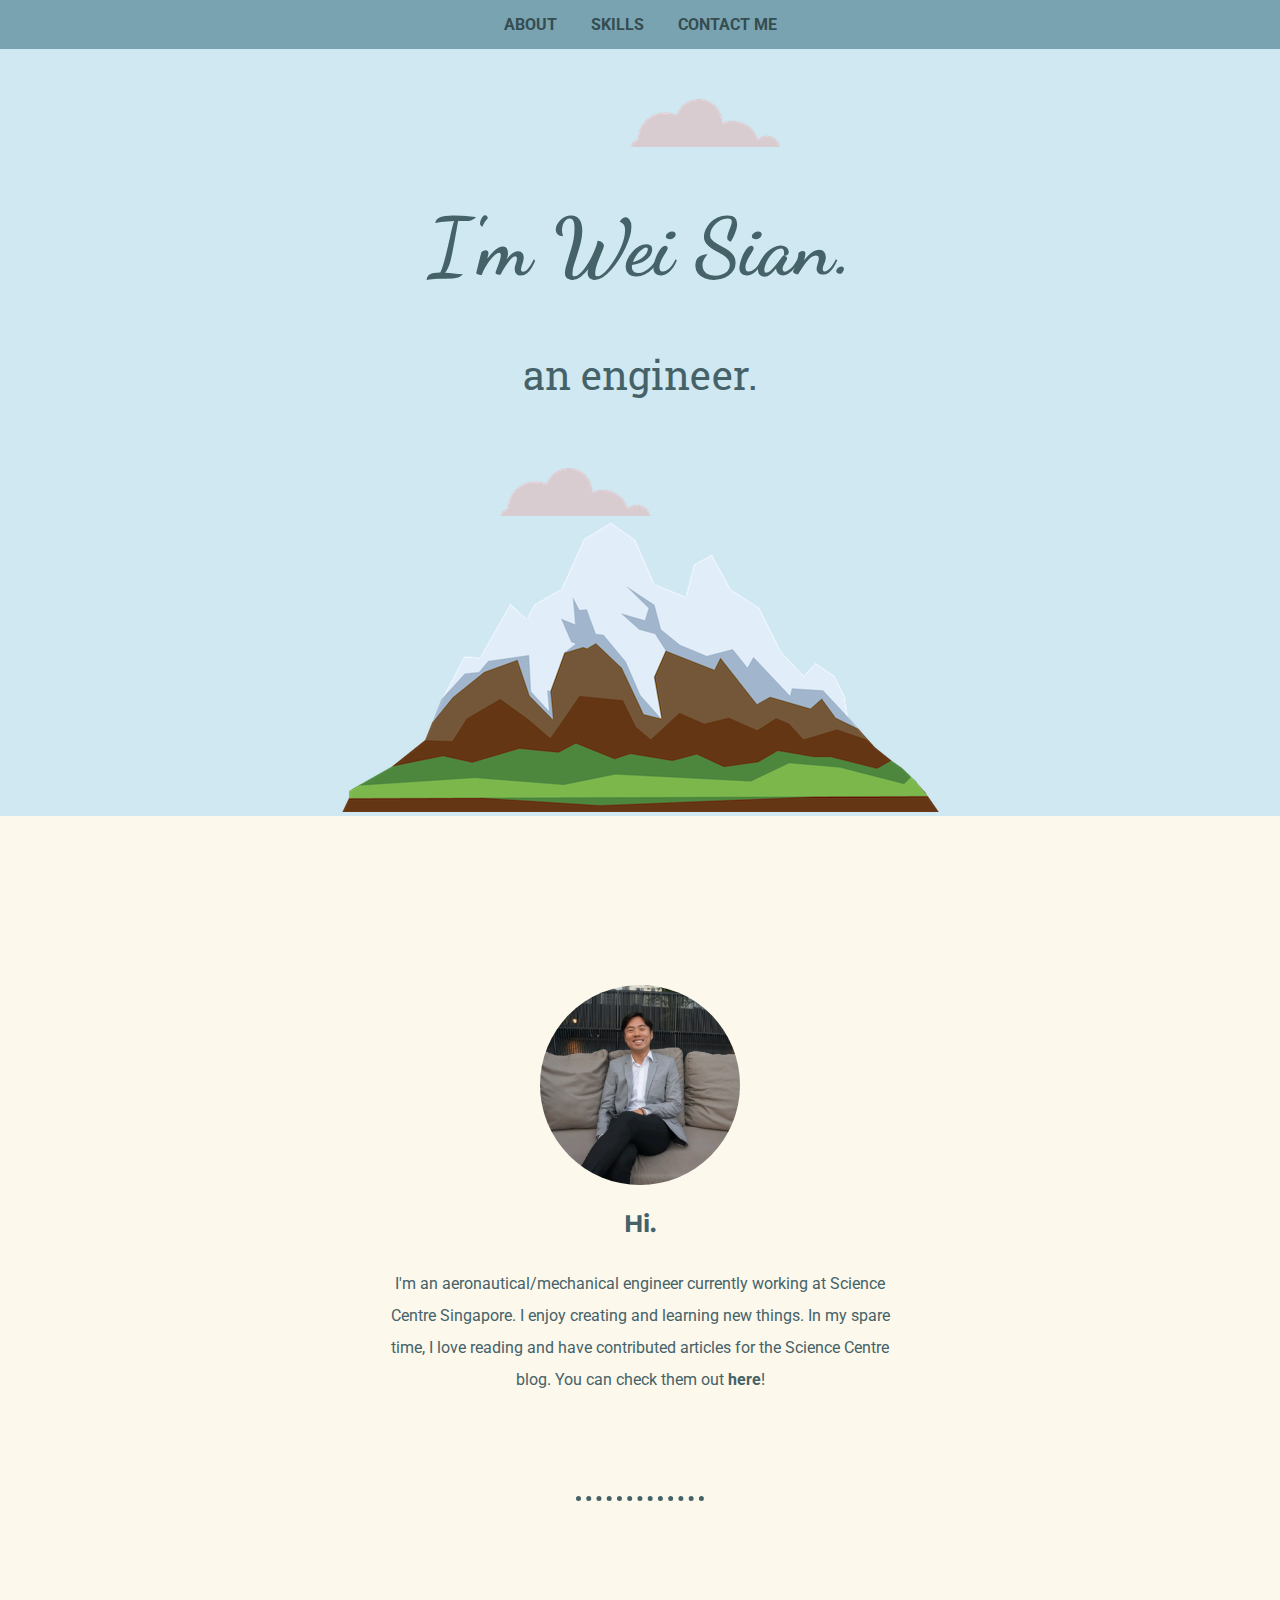
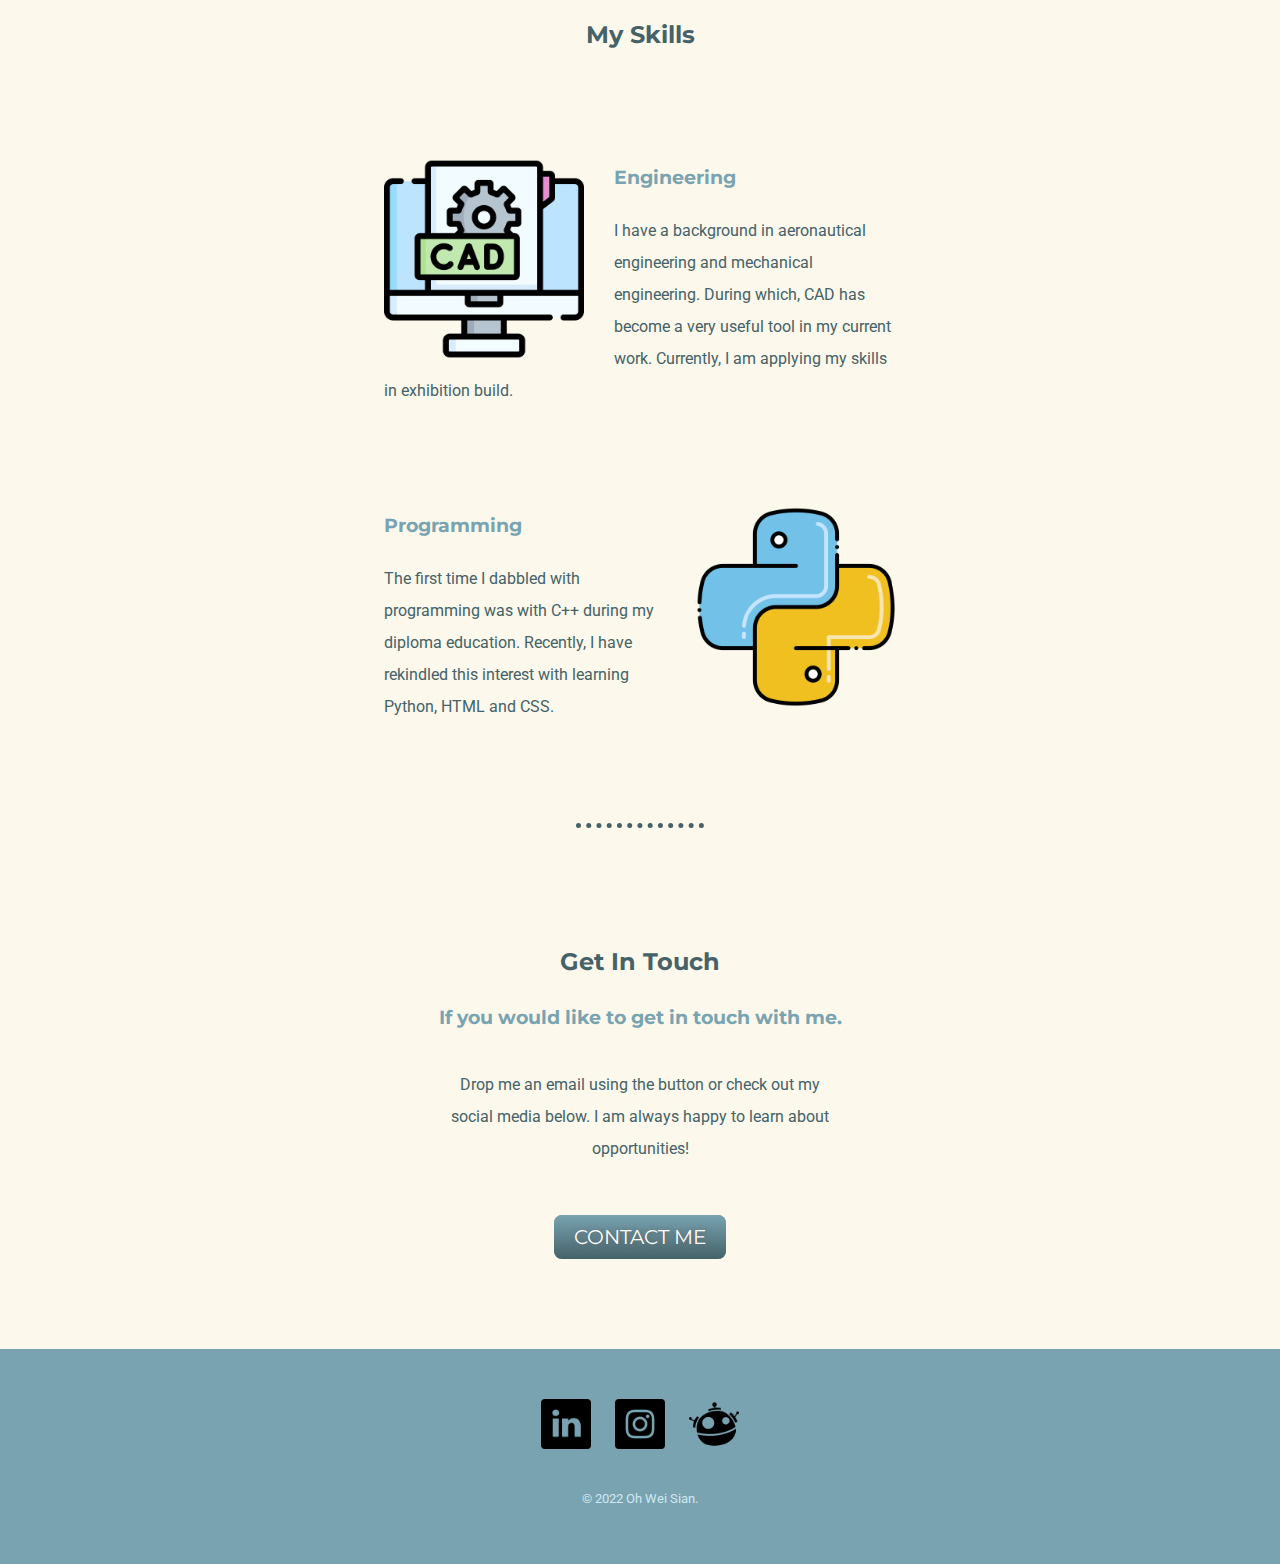
<file: index.html>
<!DOCTYPE html>
<html lang="en">
<div class="navbar">
  <a href="#about-section">ABOUT</a>
  <a href="#skills-section">SKILLS</a>
  <a href="#contact-section">CONTACT ME</a>
</div>
<head>
    <meta charset="UTF-8">
    <title>Wei Sian</title>
    <link rel="stylesheet" href="css/styles.css">
    <link rel="icon" href="W2.ico">
    <link rel="preconnect" href="https://fonts.googleapis.com">
    <link rel="preconnect" href="https://fonts.gstatic.com" crossorigin>
    <link href="https://fonts.googleapis.com/css2?family=Dancing+Script&family=Montserrat&family=Roboto&family=Roboto+Slab&display=swap" rel="stylesheet">
</head>
<body>
    <div class="top-container">
        <img class="top-cloud" src="images/cloud.png" alt="cloud-img">
        <h1>I'm Wei Sian.</h1>
        <p class="sub-header">an engineer.</p>
        <img class="bottom-cloud" src="images/cloud.png" alt="cloud-img">
        <img src="images/mountain.png" alt="mountain-img">
    </div>
<div class="middle-container">
    <p></p>
    <a name="about-section"></a>
    <div class="profile">
        <img class="circular" src="images/Profile.png" alt="weisian's profile picture">
        <h2>Hi.</h2>
        <p class="intro">I'm an aeronautical/mechanical engineer currently working at Science Centre Singapore. I enjoy
            creating and learning new things. In my spare time, I love reading and have contributed articles for the
            Science Centre blog. You can check them out <a class="text-link" href="https://blog.science.edu.sg/" target="_blank" rel="noopener noreferrer">here</a>!</p>

    </div>
    <hr>
    <a name="skills-section"></a>
    <div class="skills">
        <h2 class="sub-section">My Skills</h2>
        <div class="body-row">
            <img class="cad-img" src="images/cad.png" alt="cad">
            <h3>Engineering</h3>
            <p>I have a background in aeronautical engineering and mechanical engineering. During which, CAD has become a very useful tool in my current work. Currently, I am applying my skills in exhibition build.</p>
        </div>
        <div class="body-row">
            <img class="python-img" src="images/python.png" alt="python">
            <h3>Programming</h3>
            <p>The first time I dabbled with programming was with C++ during my diploma education. Recently, I have rekindled this interest with learning Python, HTML and CSS.</p>
        </div>
    </div>
    <hr>
    <a name="contact-section"></a>
    <div class="contact-me">
        <h2 class="sub-section">Get In Touch</h2>
        <h3>If you would like to get in touch with me.</h3>
        <p class="contact-message">Drop me an email using the button or check out my social media below. I am always happy to learn about opportunities!</p>
        <a class="btn" href="mailto:ohweisian@gmail.com">CONTACT ME</a>
    </div>
</div>


<div class="bottom-container">
    <a class="footer-link" href="https://www.linkedin.com/in/oh-weisian/" target="_blank" rel="noopener noreferrer"><img class = "footer-img" src="images/linkedin.png"/></a>
    <a class="footer-link" href="https://www.instagram.com/ohhweesinn/" target="_blank" rel="noopener noreferrer"><img class = "footer-img" src="images/instagram.png" /></a>
    <a class="footer-link" href="https://www.flaticon.com/authors/freepik" target="_blank" rel="noopener noreferrer"><img class = "footer-img" src="images/freepik-logo.png" /></a>
  <p class="copyright">© 2022 Oh Wei Sian.</p>
</div>

</body>
</html>
</file>
<file: css/styles.css>
html {
        scroll-behavior: smooth;
    }

    body{
        background-color: #FCF8EC;
        margin: 0;
        text-align: center;
        color: #456268;
        font-family: 'Roboto', sans-serif;
    }

    h1{
        font-size: 5rem;
        margin: 50px auto 0 auto;
        font-family: 'Dancing Script', cursive;
    }

    h2{
        font-family: 'Montserrat', sans-serif;
        font-weight: bold;
        padding-bottom: 10px;
    }

    h3{
        color: #79A3B1;
        font-family: 'Montserrat', sans-serif;
    }

    hr {
        margin: 100px auto 50px auto;
        border-color: #456268;
        border-style: none;
        border-top-style: dotted;
        border-width: 5px;
        width: 10%;
    }

    p{
        line-height: 2;
    }

    a{
        color: #456268;
        font-family: 'Roboto', sans-serif;
        margin: 10px 10px;
        text-decoration: none;
    }

    a:hover{
        color: #D0E8F2;
    }

    .navbar {
        background-color: #79A3B1;
        overflow: hidden;
        position: fixed;
        top: 0;
        width: 100%;
        z-index: 1;
    }

    .navbar a {
        display: inline-block;
        color: #354c50;
        text-align: center;
        padding: 5px 5px;
        font-weight: bold;
        text-decoration: none;
    }

    .navbar a:hover {
        color: white;
    }
    .sub-section{
        margin-top:50px
    }

    .sub-header{
        font-size: 2.5rem;
        font-family: 'Roboto Slab', serif;
    }

    .top-container{
        background-color: #D0E8F2;
        position: relative;
        padding-top: 100px;
        margin: 49px auto auto 0;
    }

    .middle-container{
        margin: 100px 0;
    }

    .bottom-container{
        background-color: #79A3B1;
        padding: 50px 0 20px;
    }

    .top-cloud{
        position: absolute;
        right: 500px;
        top: 50px;
    }

    .bottom-cloud{
        position: absolute;
        left: 500px;
        bottom: 300px;
    }

    .intro{
        display: block;
        width: 40%;
        margin: auto;
    }

    .text-link{
    margin: auto;
    font-weight:bold;
    }

    .circular {
        margin-top: 50px;
        border-radius: 100%;
        width: 200px;
        object-fit: scale-down;
    }

    .body-row{
        width: 40%;
        margin: 100px auto 100px auto;
        text-align: left;
        line-height: 2;
    }

    .cad-img {
        width: 200px;
        object-fit: scale-down;
        float: left;
        padding-right: 30px;
    }

    .python-img {
        width: 200px;
        object-fit: scale-down;
        float: right;
        padding-left: 30px;
    }

    .contact-message{
        width: 30%;
        margin: 40px auto 60px auto;
    }

    .btn {
        background: #79A3B1;
        background-image: -webkit-linear-gradient(top, #79A3B1, #456268);
        background-image: -moz-linear-gradient(top, #79A3B1, #456268);
        background-image: -ms-linear-gradient(top, #79A3B1, #456268);
        background-image: -o-linear-gradient(top, #79A3B1, #456268);
        background-image: linear-gradient(to bottom, #79A3B1, #456268);
        -webkit-border-radius: 8;
        -moz-border-radius: 8;
        border-radius: 8px;
        text-shadow: 1px 1px 5px #666666;
        font-family: 'Montserrat', sans-serif;
        color: #ffffff;
        font-size: 20px;
        padding: 10px 20px 10px 20px;
        text-decoration: none;
    }

    .btn:hover {
        background: #D0E8F2;
        background-image: -webkit-linear-gradient(top, #D0E8F2, #79A3B1);
        background-image: -moz-linear-gradient(top, #D0E8F2, #79A3B1);
        background-image: -ms-linear-gradient(top, #D0E8F2, #79A3B1);
        background-image: -o-linear-gradient(top, #D0E8F2, #79A3B1);
        background-image: linear-gradient(to bottom, #D0E8F2, #79A3B1);
        text-decoration: none;
    }

    .footer-img{
        width: 50px;
        object-fit: scale-down;
    }

    .copyright{
        color: #D0E8F2;
        font-size: 0.8rem;
        padding: 20px 0;
    }


#FCF8EC, #D0E8F2 , #79A3B1, #456268
https://colorhunt.co/palette/fcf8ecd0e8f279a3b1456268

#212121, #323232, #0D7377, 14FFEC
https://colorhunt.co/palette/2121213232320d737714ffec
</file>
